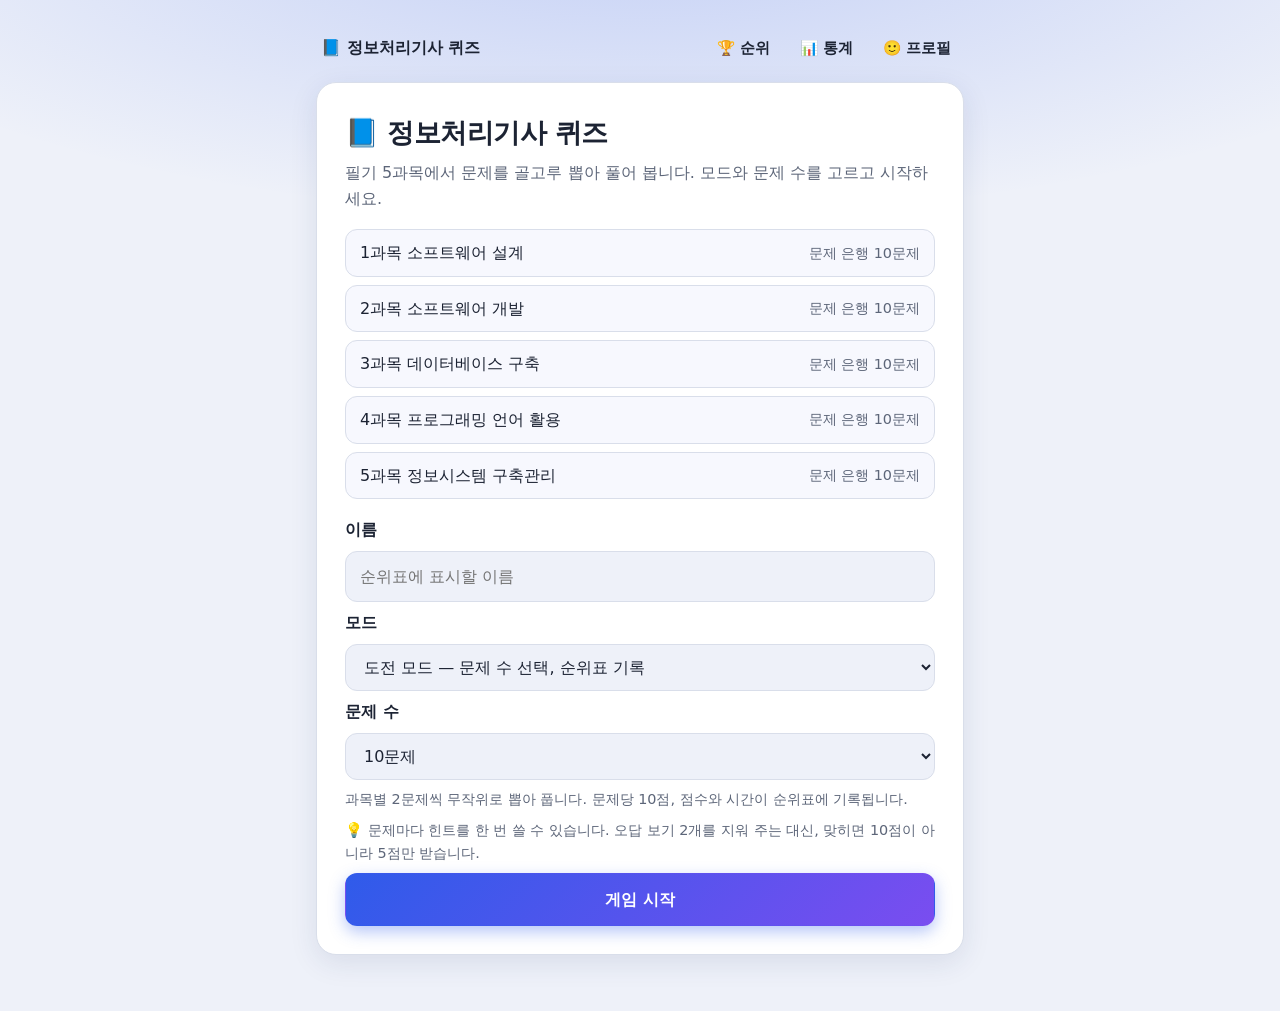
<file: Study-03/index.html>
<!DOCTYPE html>
<html lang="ko">
<head>
  <meta charset="UTF-8">
  <meta name="viewport" content="width=device-width, initial-scale=1">
  <title>정보처리기사 퀴즈</title>
  <link rel="stylesheet" href="css/style.css">
</head>
<body>
  <main class="app">
    <!-- 상단 메뉴 (퀴즈 푸는 중에는 숨김) -->
    <header id="topbar" class="topbar">
      <button type="button" class="brand" data-go="start">📘 정보처리기사 퀴즈</button>
      <nav class="nav" aria-label="메뉴">
        <button type="button" class="nav-btn" data-go="ranking">🏆 순위</button>
        <button type="button" class="nav-btn" data-go="stats">📊 통계</button>
        <button type="button" class="nav-btn" data-go="profile"><span id="nav-avatar">🙂</span> <span id="nav-name">프로필</span></button>
      </nav>
    </header>

    <!-- 시작 화면 -->
    <section id="screen-start" class="screen">
      <h1>📘 정보처리기사 퀴즈</h1>
      <p class="lead">필기 5과목에서 문제를 골고루 뽑아 풀어 봅니다. 모드와 문제 수를 고르고 시작하세요.</p>
      <ul class="cat-list" id="cat-list"></ul>
      <form id="start-form" class="start-form">
        <label for="player-name">이름</label>
        <input id="player-name" type="text" maxlength="12" placeholder="순위표에 표시할 이름" autocomplete="off">
        <label for="mode">모드</label>
        <select id="mode"></select>
        <label for="count" id="count-label">문제 수</label>
        <select id="count"></select>
        <p id="mode-hint" class="hint"></p>
        <p class="hint">💡 문제마다 힌트를 한 번 쓸 수 있습니다. 오답 보기 2개를 지워 주는 대신, 맞히면 10점이 아니라 5점만 받습니다.</p>
        <button type="submit" class="btn primary">게임 시작</button>
      </form>
    </section>

    <!-- 퀴즈 화면 -->
    <section id="screen-quiz" class="screen" hidden>
      <div class="quiz-head">
        <span id="quiz-progress">1 / 10</span>
        <span class="badges">
          <span id="quiz-category" class="badge"></span>
          <span id="quiz-difficulty" class="badge level"></span>
        </span>
        <span id="quiz-time" class="muted" aria-label="경과 시간">0초</span>
        <span id="quiz-score">0점</span>
      </div>
      <div class="bar"><div id="quiz-bar" class="bar-fill"></div></div>
      <div id="speed-wrap" class="speed" hidden>
        <div class="bar speed-bar"><div id="speed-bar" class="bar-fill"></div></div>
        <span id="speed-left" class="speed-left" aria-live="off">15초</span>
      </div>
      <h2 id="quiz-question" class="question"></h2>
      <pre id="quiz-code" class="code" hidden></pre>
      <ul id="quiz-choices" class="choices"></ul>
      <button id="btn-hint" type="button" class="btn hint-btn">💡 힌트 — 보기 2개 지우기 (맞히면 5점)</button>
      <div id="quiz-feedback" class="feedback" role="status" aria-live="polite" hidden>
        <strong id="feedback-title"></strong>
        <p id="feedback-text"></p>
      </div>
      <button id="btn-next" class="btn primary" hidden>다음 문제</button>
    </section>

    <!-- 결과 화면 -->
    <section id="screen-result" class="screen" hidden>
      <h1 id="result-title">결과</h1>
      <p id="result-summary" class="big"></p>
      <ul id="result-chips" class="chips"></ul>
      <h2>과목별 정답</h2>
      <ul id="result-cats" class="cat-list"></ul>
      <h2>틀린 문제</h2>
      <ul id="result-wrong" class="wrong-list"></ul>
      <div id="ranking-section">
        <h2 id="ranking-result-title">순위표</h2>
        <ol id="ranking-result" class="ranking"></ol>
      </div>
      <button id="btn-retry-wrong" class="btn" hidden>틀린 문제만 다시 풀기</button>
      <div class="row">
        <button id="btn-show-ranking" class="btn">🏆 순위 확인</button>
        <button id="btn-show-stats" class="btn">📊 내 통계</button>
      </div>
      <button id="btn-retry" class="btn primary">다시 도전</button>
    </section>

    <!-- 순위표(리더보드) 화면 -->
    <section id="screen-ranking" class="screen" hidden>
      <h1>🏆 순위표</h1>
      <p class="lead">모드와 문제 수가 같은 기록끼리 비교합니다. 점수가 같으면 시간이 짧은 순입니다.</p>
      <div class="filters">
        <label>모드
          <select id="rank-mode">
            <option value="challenge">도전 모드</option>
            <option value="speed">스피드 퀴즈</option>
          </select>
        </label>
        <label>문제 수 <select id="rank-count"></select></label>
      </div>
      <ol id="ranking-board" class="ranking"></ol>
      <button id="btn-reset-rank" type="button" class="btn link">순위표 전체 초기화</button>
    </section>

    <!-- 통계 대시보드 화면 -->
    <section id="screen-stats" class="screen" hidden>
      <h1 id="stats-title">📊 내 통계</h1>
      <p id="stats-lead" class="lead"></p>
      <div id="stats-empty" class="empty-box" hidden>아직 플레이 기록이 없습니다. 퀴즈를 한 번 풀어 보세요.</div>
      <div id="stats-body">
        <div id="stats-tiles" class="tiles"></div>
        <p id="stats-goal" class="goal"></p>
        <h2>과목별 누적 정답률</h2>
        <ul id="stats-cats" class="cat-list"></ul>
        <h2>난이도별 정답률</h2>
        <ul id="stats-diff" class="cat-list"></ul>
        <h2>자주 틀린 문제</h2>
        <ul id="stats-wrong" class="wrong-list"></ul>
        <h2>최근 기록</h2>
        <ul id="stats-recent" class="recent"></ul>
      </div>
      <div class="row">
        <button id="btn-export" type="button" class="btn">⬇️ 기록 내보내기 (JSON)</button>
        <button id="btn-clear-history" type="button" class="btn">내 기록 삭제</button>
      </div>
      <p class="hint">내보낸 JSON 파일을 <code>data/results/</code> 폴더에 모으면 선생님 모드(<code>/teacher-dashboard</code>)가 반 전체 보고서를 만듭니다.</p>
    </section>

    <!-- 프로필 화면 -->
    <section id="screen-profile" class="screen" hidden>
      <h1>🙂 프로필</h1>
      <p class="lead">이름은 순위표와 통계에 쓰입니다. 통계는 이 브라우저에서 같은 이름으로 푼 기록을 모아 보여 줍니다.</p>
      <form id="profile-form" class="start-form">
        <label for="profile-name">이름</label>
        <input id="profile-name" type="text" maxlength="12" placeholder="이름" autocomplete="off">
        <fieldset class="avatars">
          <legend>아바타</legend>
          <div id="avatar-list" class="avatar-list"></div>
        </fieldset>
        <label for="profile-goal">목표 정답률</label>
        <select id="profile-goal">
          <option value="60">60% (필기 평균 합격선)</option>
          <option value="70">70%</option>
          <option value="80">80%</option>
          <option value="90">90%</option>
        </select>
        <button type="submit" class="btn primary">저장</button>
        <p id="profile-saved" class="hint" role="status" aria-live="polite"></p>
      </form>
    </section>
  </main>

  <script src="js/questions.js"></script>
  <script src="js/quiz-core.js"></script>
  <script src="js/app.js"></script>
</body>
</html>
</file>
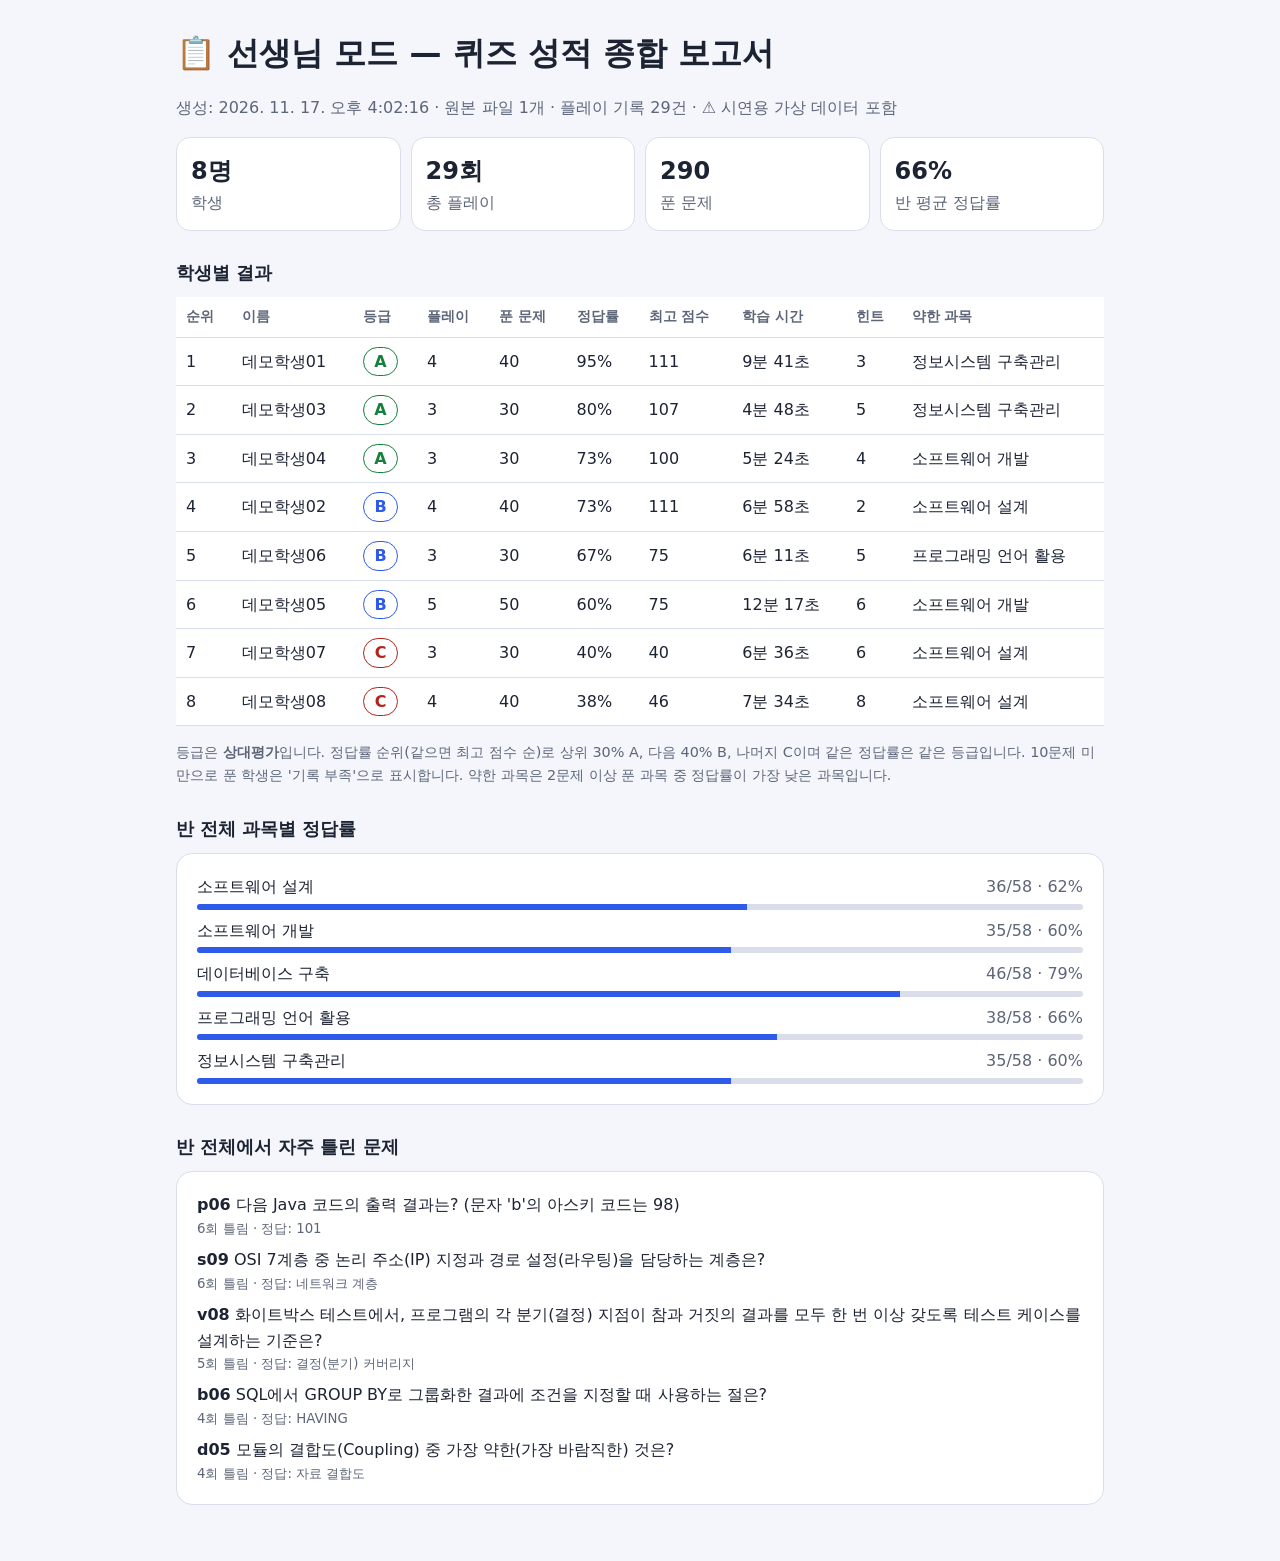
<file: Study-03/teacher_report.html>
<!DOCTYPE html>
<html lang="ko">
<head>
<meta charset="UTF-8">
<meta name="viewport" content="width=device-width, initial-scale=1">
<title>선생님 모드 보고서</title>
<style>
  :root { --bg:#f4f6fb; --card:#fff; --text:#1c2333; --muted:#5d6679; --line:#d9deea; --accent:#2f5bea; }
  @media (prefers-color-scheme: dark) { :root { --bg:#12151d; --card:#1b2030; --text:#e8ebf4; --muted:#a0a8bd; --line:#32394f; --accent:#7b9bff; } }
  * { box-sizing: border-box; }
  body { margin:0; background:var(--bg); color:var(--text); font-family:"Malgun Gothic","Apple SD Gothic Neo",system-ui,sans-serif; line-height:1.6; }
  main { max-width:960px; margin:0 auto; padding:28px 16px 56px; }
  h1 { margin:0 0 4px; } h2 { margin:28px 0 10px; font-size:1.1rem; }
  .muted, small { color:var(--muted); }
  .card { background:var(--card); border:1px solid var(--line); border-radius:16px; padding:20px; }
  .tiles { display:grid; grid-template-columns:repeat(auto-fit,minmax(150px,1fr)); gap:10px; margin-top:16px; }
  .tile { background:var(--card); border:1px solid var(--line); border-radius:14px; padding:14px; }
  .tile b { display:block; font-size:1.5rem; }
  ul { list-style:none; padding:0; margin:0; display:grid; gap:8px; }
  .cats li { display:flex; flex-wrap:wrap; justify-content:space-between; gap:4px 12px; }
  .bar { flex-basis:100%; height:6px; background:var(--line); border-radius:3px; overflow:hidden; display:block; }
  .bar b { display:block; height:100%; background:var(--accent); }
  .missed li small { display:block; }
  .table-wrap { overflow-x:auto; }
  table { width:100%; border-collapse:collapse; background:var(--card); font-variant-numeric:tabular-nums; }
  th, td { padding:9px 10px; border-bottom:1px solid var(--line); text-align:left; white-space:nowrap; }
  th { font-size:.85rem; color:var(--muted); }
  .g { display:inline-block; min-width:2.2em; text-align:center; padding:1px 8px; border-radius:999px; font-weight:700; border:1px solid var(--line); }
  .g-A { color:#17803d; border-color:#17803d; } .g-B { color:var(--accent); border-color:var(--accent); } .g-C { color:#b42318; border-color:#b42318; }
  .note { font-size:.9rem; color:var(--muted); }
</style>
</head>
<body>
<main>
  <h1>📋 선생님 모드 — 퀴즈 성적 종합 보고서</h1>
  <p class="muted">생성: 2026. 11. 17. 오후 4:02:16 · 원본 파일 1개 · 플레이 기록 29건 · ⚠ 시연용 가상 데이터 포함</p>
  <div class="tiles">
    <div class="tile"><b>8명</b><span class="muted">학생</span></div>
    <div class="tile"><b>29회</b><span class="muted">총 플레이</span></div>
    <div class="tile"><b>290</b><span class="muted">푼 문제</span></div>
    <div class="tile"><b>66%</b><span class="muted">반 평균 정답률</span></div>
  </div>
  <h2>학생별 결과</h2>
  <div class="table-wrap"><table>
    <thead><tr><th>순위</th><th>이름</th><th>등급</th><th>플레이</th><th>푼 문제</th><th>정답률</th><th>최고 점수</th><th>학습 시간</th><th>힌트</th><th>약한 과목</th></tr></thead>
    <tbody><tr>
      <td>1</td><td>데모학생01</td><td><span class="g g-A">A</span></td>
      <td>4</td><td>40</td><td>95%</td><td>111</td>
      <td>9분 41초</td><td>3</td><td>정보시스템 구축관리</td></tr><tr>
      <td>2</td><td>데모학생03</td><td><span class="g g-A">A</span></td>
      <td>3</td><td>30</td><td>80%</td><td>107</td>
      <td>4분 48초</td><td>5</td><td>정보시스템 구축관리</td></tr><tr>
      <td>3</td><td>데모학생04</td><td><span class="g g-A">A</span></td>
      <td>3</td><td>30</td><td>73%</td><td>100</td>
      <td>5분 24초</td><td>4</td><td>소프트웨어 개발</td></tr><tr>
      <td>4</td><td>데모학생02</td><td><span class="g g-B">B</span></td>
      <td>4</td><td>40</td><td>73%</td><td>111</td>
      <td>6분 58초</td><td>2</td><td>소프트웨어 설계</td></tr><tr>
      <td>5</td><td>데모학생06</td><td><span class="g g-B">B</span></td>
      <td>3</td><td>30</td><td>67%</td><td>75</td>
      <td>6분 11초</td><td>5</td><td>프로그래밍 언어 활용</td></tr><tr>
      <td>6</td><td>데모학생05</td><td><span class="g g-B">B</span></td>
      <td>5</td><td>50</td><td>60%</td><td>75</td>
      <td>12분 17초</td><td>6</td><td>소프트웨어 개발</td></tr><tr>
      <td>7</td><td>데모학생07</td><td><span class="g g-C">C</span></td>
      <td>3</td><td>30</td><td>40%</td><td>40</td>
      <td>6분 36초</td><td>6</td><td>소프트웨어 설계</td></tr><tr>
      <td>8</td><td>데모학생08</td><td><span class="g g-C">C</span></td>
      <td>4</td><td>40</td><td>38%</td><td>46</td>
      <td>7분 34초</td><td>8</td><td>소프트웨어 설계</td></tr></tbody>
  </table></div>
  <p class="note">등급은 <b>상대평가</b>입니다. 정답률 순위(같으면 최고 점수 순)로 상위 30% A, 다음 40% B, 나머지 C이며 같은 정답률은 같은 등급입니다. 10문제 미만으로 푼 학생은 '기록 부족'으로 표시합니다. 약한 과목은 2문제 이상 푼 과목 중 정답률이 가장 낮은 과목입니다.</p>
  <h2>반 전체 과목별 정답률</h2>
  <div class="card"><ul class="cats"><li><span>소프트웨어 설계</span><span class="muted">36/58 · 62%</span><i class="bar"><b style="width:62.1%"></b></i></li><li><span>소프트웨어 개발</span><span class="muted">35/58 · 60%</span><i class="bar"><b style="width:60.3%"></b></i></li><li><span>데이터베이스 구축</span><span class="muted">46/58 · 79%</span><i class="bar"><b style="width:79.3%"></b></i></li><li><span>프로그래밍 언어 활용</span><span class="muted">38/58 · 66%</span><i class="bar"><b style="width:65.5%"></b></i></li><li><span>정보시스템 구축관리</span><span class="muted">35/58 · 60%</span><i class="bar"><b style="width:60.3%"></b></i></li></ul></div>
  <h2>반 전체에서 자주 틀린 문제</h2>
  <div class="card"><ul class="missed"><li><b>p06</b> 다음 Java 코드의 출력 결과는? (문자 &#39;b&#39;의 아스키 코드는 98)<small>6회 틀림 · 정답: 101</small></li><li><b>s09</b> OSI 7계층 중 논리 주소(IP) 지정과 경로 설정(라우팅)을 담당하는 계층은?<small>6회 틀림 · 정답: 네트워크 계층</small></li><li><b>v08</b> 화이트박스 테스트에서, 프로그램의 각 분기(결정) 지점이 참과 거짓의 결과를 모두 한 번 이상 갖도록 테스트 케이스를 설계하는 기준은?<small>5회 틀림 · 정답: 결정(분기) 커버리지</small></li><li><b>b06</b> SQL에서 GROUP BY로 그룹화한 결과에 조건을 지정할 때 사용하는 절은?<small>4회 틀림 · 정답: HAVING</small></li><li><b>d05</b> 모듈의 결합도(Coupling) 중 가장 약한(가장 바람직한) 것은?<small>4회 틀림 · 정답: 자료 결합도</small></li></ul></div>
</main>
</body>
</html>
</file>
<file: Study-03/css/style.css>
:root {
  --bg: #eef1f9;
  --card: #ffffff;
  --text: #1c2333;
  --muted: #5d6679;
  --line: #d9deea;
  --accent: #2f5bea;
  --accent-2: #7a4df0;
  --accent-text: #ffffff;
  --ok: #17803d;
  --ok-bg: #e4f6ea;
  --bad: #b42318;
  --bad-bg: #fde9e7;
  --shadow: 0 8px 28px rgba(30, 45, 100, .10);
}
@media (prefers-color-scheme: dark) {
  :root {
    --bg: #0e1118;
    --card: #1b2030;
    --text: #e8ebf4;
    --muted: #a0a8bd;
    --line: #32394f;
    --accent: #7b9bff;
    --accent-2: #a98bff;
    --accent-text: #0d1226;
    --ok: #62d68a;
    --ok-bg: #16301f;
    --bad: #ff8f84;
    --bad-bg: #3a1c19;
    --shadow: 0 8px 28px rgba(0, 0, 0, .4);
  }
}

* { box-sizing: border-box; }
body {
  margin: 0;
  min-height: 100vh;
  background: var(--bg);
  background-image: radial-gradient(900px 300px at 50% -80px, color-mix(in srgb, var(--accent) 22%, transparent), transparent);
  background-repeat: no-repeat;
  color: var(--text);
  font-family: "Pretendard", "Malgun Gothic", "Apple SD Gothic Neo", system-ui, sans-serif;
  line-height: 1.6;
}
.app { max-width: 680px; margin: 0 auto; padding: 28px 16px 56px; }
.screen {
  background: var(--card);
  border: 1px solid var(--line);
  border-radius: 20px;
  padding: 28px;
  box-shadow: var(--shadow);
  animation: rise .35s ease;
}
@keyframes rise { from { opacity: 0; transform: translateY(8px); } to { opacity: 1; transform: none; } }
[hidden] { display: none !important; }
h1 { margin: 0 0 6px; font-size: 1.7rem; letter-spacing: -.02em; }
h2 { margin: 28px 0 10px; font-size: 1.05rem; }
.lead { margin: 0 0 18px; color: var(--muted); }

.cat-list { list-style: none; padding: 0; margin: 0 0 18px; display: grid; gap: 8px; }
.cat-list li {
  display: flex; justify-content: space-between; align-items: center; flex-wrap: wrap; gap: 4px 12px;
  padding: 10px 14px; border: 1px solid var(--line); border-radius: 12px;
  background: color-mix(in srgb, var(--accent) 4%, var(--card));
}
.cat-list .muted { color: var(--muted); font-size: .9rem; }
.mini-bar { flex-basis: 100%; height: 6px; border-radius: 3px; background: var(--line); overflow: hidden; position: relative; }
.mini-bar::after {
  content: ""; position: absolute; inset: 0 auto 0 0; width: var(--pct);
  background: linear-gradient(90deg, var(--accent), var(--accent-2)); border-radius: 3px;
}

.start-form { display: grid; gap: 8px; }
.start-form label { font-weight: 600; }
.start-form input, .start-form select {
  padding: 12px 14px; font: inherit; color: inherit; background: var(--bg);
  border: 1px solid var(--line); border-radius: 12px;
}

.btn {
  font: inherit; font-weight: 700; cursor: pointer;
  padding: 13px 18px; border-radius: 12px; border: 1px solid var(--line);
  background: var(--card); color: var(--text);
  transition: transform .12s, filter .12s;
}
.btn:hover { transform: translateY(-1px); }
.btn:active { transform: none; }
.btn.primary {
  background: linear-gradient(135deg, var(--accent), var(--accent-2));
  color: var(--accent-text); border-color: transparent;
  box-shadow: 0 6px 16px color-mix(in srgb, var(--accent) 35%, transparent);
}
.btn.primary:hover { filter: brightness(1.06); }
.btn:focus-visible, .choice:focus-visible, input:focus-visible, select:focus-visible, .link:focus-visible { outline: 3px solid var(--accent); outline-offset: 2px; }
#btn-next, #btn-retry, #btn-retry-wrong { margin-top: 18px; width: 100%; }

.quiz-head { display: flex; justify-content: space-between; align-items: center; gap: 8px; font-weight: 700; }
#quiz-score { color: var(--accent); }
.badge {
  padding: 3px 12px; border-radius: 999px; font-size: .85rem;
  background: color-mix(in srgb, var(--accent) 12%, transparent); color: var(--accent);
}
.bar { height: 8px; background: var(--line); border-radius: 4px; margin: 12px 0 4px; overflow: hidden; }
.bar-fill { height: 100%; width: 0; background: linear-gradient(90deg, var(--accent), var(--accent-2)); border-radius: 4px; transition: width .35s; }
.question { margin: 22px 0 14px; font-size: 1.2rem; line-height: 1.5; }
.code {
  margin: 0 0 14px; padding: 14px 16px; overflow-x: auto;
  background: var(--bg); border: 1px solid var(--line); border-left: 4px solid var(--accent); border-radius: 10px;
  font: .9rem/1.55 Consolas, "D2Coding", monospace;
}

.choices { list-style: none; padding: 0; margin: 0; display: grid; gap: 10px; }
.choice {
  width: 100%; text-align: left; font: inherit; color: inherit; cursor: pointer;
  padding: 13px 14px; border-radius: 12px; border: 1.5px solid var(--line); background: var(--card);
  display: flex; align-items: center; gap: 12px;
  transition: border-color .12s, transform .12s, background .12s;
}
.choice:hover:not(:disabled) { border-color: var(--accent); transform: translateX(3px); background: color-mix(in srgb, var(--accent) 5%, var(--card)); }
.choice .no {
  flex: none; width: 28px; height: 28px; display: grid; place-items: center;
  border-radius: 50%; font-size: .85rem; font-weight: 700; color: var(--muted);
  background: var(--bg); border: 1px solid var(--line);
}
.choice:disabled { cursor: default; }
/* 색만으로 구분하지 않도록 ✔/✖ 표시를 함께 붙인다 */
.choice.correct { background: var(--ok-bg); border-color: var(--ok); }
.choice.correct .no { background: var(--ok); color: var(--bg); border-color: var(--ok); }
.choice.correct::after { content: "✔ 정답"; margin-left: auto; color: var(--ok); font-weight: 700; white-space: nowrap; }
.choice.wrong { background: var(--bad-bg); border-color: var(--bad); animation: shake .3s; }
.choice.wrong .no { background: var(--bad); color: var(--bg); border-color: var(--bad); }
.choice.wrong::after { content: "✖ 내가 고른 답"; margin-left: auto; color: var(--bad); font-weight: 700; white-space: nowrap; }
@keyframes shake { 25% { transform: translateX(-5px); } 75% { transform: translateX(5px); } }

.feedback { margin-top: 18px; padding: 14px 16px; border-radius: 12px; border-left: 4px solid currentColor; animation: rise .25s ease; }
.feedback.ok { background: var(--ok-bg); color: var(--ok); }
.feedback.bad { background: var(--bad-bg); color: var(--bad); }
.feedback p { margin: 4px 0 0; color: var(--text); }

.big {
  font-size: 1.15rem; font-weight: 700; margin: 12px 0; padding: 16px 18px; border-radius: 14px;
  background: color-mix(in srgb, var(--accent) 10%, var(--card)); border: 1px solid color-mix(in srgb, var(--accent) 30%, var(--line));
}
.wrong-list { padding: 0; list-style: none; margin: 0; display: grid; gap: 10px; }
.wrong-list li { padding: 12px 14px; border: 1px solid var(--line); border-left: 4px solid var(--bad); border-radius: 10px; }
.wrong-list .ans { color: var(--ok); font-weight: 600; }
.wrong-list small { color: var(--muted); display: block; margin-top: 4px; }

.ranking { list-style: none; padding: 0; margin: 0; display: grid; gap: 6px; counter-reset: rank; }
.ranking li {
  counter-increment: rank;
  display: grid; grid-template-columns: 32px 1fr auto; align-items: center; gap: 0 10px;
  padding: 8px 12px; border: 1px solid var(--line); border-radius: 12px;
}
.ranking li::before {
  content: counter(rank); grid-row: span 2; width: 28px; height: 28px; display: grid; place-items: center;
  border-radius: 50%; font-size: .85rem; font-weight: 700; background: var(--bg); color: var(--muted);
}
.ranking li:nth-child(1)::before { content: "🥇"; background: none; font-size: 1.3rem; }
.ranking li:nth-child(2)::before { content: "🥈"; background: none; font-size: 1.3rem; }
.ranking li:nth-child(3)::before { content: "🥉"; background: none; font-size: 1.3rem; }
.ranking .name { font-weight: 600; overflow-wrap: anywhere; }
.ranking .score { font-weight: 700; color: var(--accent); }
.ranking .meta { grid-column: 2 / 4; color: var(--muted); font-size: .85rem; }
.ranking li.me { border-color: var(--accent); background: color-mix(in srgb, var(--accent) 8%, var(--card)); }
.ranking li.empty { display: block; color: var(--muted); border-style: dashed; text-align: center; }
.ranking li.empty::before { content: none; }

@media (max-width: 480px) {
  .screen { padding: 20px 16px; border-radius: 16px; }
  .choice.correct::after, .choice.wrong::after { white-space: normal; text-align: right; font-size: .85rem; }
}
@media (prefers-reduced-motion: reduce) {
  *, *::before, *::after { animation: none !important; transition: none !important; }
}

.hint { margin: 0; color: var(--muted); font-size: .9rem; }
.muted { color: var(--muted); font-weight: 400; font-size: .9rem; }
.btn.link { margin-top: 12px; padding: 6px 4px; border: 0; background: none; color: var(--muted); font-weight: 500; text-decoration: underline; }
.btn.link:hover { transform: none; color: var(--bad); }
.start-form select { appearance: auto; }

/* ───── 상단 메뉴 ───── */
.topbar { display: flex; justify-content: space-between; align-items: center; gap: 8px; flex-wrap: wrap; margin-bottom: 14px; }
.brand, .nav-btn {
  font: inherit; color: var(--text); background: none; border: 1px solid transparent; cursor: pointer;
  padding: 6px 12px; border-radius: 999px;
}
.brand { font-weight: 800; padding-left: 4px; }
.nav { display: flex; gap: 4px; flex-wrap: wrap; }
.nav-btn { font-weight: 600; font-size: .92rem; }
.nav-btn:hover, .brand:hover { background: color-mix(in srgb, var(--accent) 8%, transparent); }
.nav-btn.active { background: var(--card); border-color: var(--line); color: var(--accent); box-shadow: var(--shadow); }
.brand:focus-visible, .nav-btn:focus-visible { outline: 3px solid var(--accent); outline-offset: 2px; }
#nav-name { max-width: 8em; overflow: hidden; text-overflow: ellipsis; white-space: nowrap; display: inline-block; vertical-align: bottom; }

/* ───── 퀴즈: 난이도·스피드·힌트 ───── */
.quiz-head { flex-wrap: wrap; }
.badges { display: inline-flex; gap: 6px; flex-wrap: wrap; }
.badge.level[data-level="1"] { background: var(--ok-bg); color: var(--ok); }
.badge.level[data-level="3"] { background: var(--bad-bg); color: var(--bad); }
.speed { display: flex; align-items: center; gap: 10px; margin-top: 6px; }
.speed .speed-bar { flex: 1; margin: 0; }
.speed-bar .bar-fill { transition: width .1s linear; }
.speed-left { font-weight: 800; min-width: 3.2em; text-align: right; font-variant-numeric: tabular-nums; }
.speed.urgent .bar-fill { background: var(--bad); }
.speed.urgent .speed-left { color: var(--bad); }
.hint-btn { margin-top: 12px; width: 100%; border-style: dashed; color: var(--muted); font-weight: 600; }
.hint-btn:disabled { cursor: default; opacity: .55; transform: none; }
.choice.removed { opacity: .35; text-decoration: line-through; }
.choice.removed::after { content: "힌트로 제외"; margin-left: auto; font-size: .8rem; color: var(--muted); text-decoration: none; }

/* ───── 결과·통계 ───── */
.chips { list-style: none; padding: 0; margin: 0 0 6px; display: flex; flex-wrap: wrap; gap: 6px; }
.chip { padding: 3px 12px; border-radius: 999px; border: 1px solid var(--line); font-size: .88rem; color: var(--muted); }
.row { display: grid; grid-template-columns: 1fr 1fr; gap: 10px; margin-top: 18px; }
.row + #btn-retry { margin-top: 10px; }
.filters { display: flex; gap: 12px; flex-wrap: wrap; margin-bottom: 14px; }
.filters label { display: grid; gap: 4px; font-weight: 600; font-size: .9rem; }
.filters select {
  padding: 9px 12px; font: inherit; color: inherit; background: var(--bg);
  border: 1px solid var(--line); border-radius: 10px;
}
.tiles { display: grid; grid-template-columns: repeat(3, 1fr); gap: 10px; }
.tile {
  display: grid; gap: 2px; padding: 14px; border-radius: 14px; border: 1px solid var(--line);
  background: color-mix(in srgb, var(--accent) 5%, var(--card));
}
.tile-value { font-size: 1.35rem; font-weight: 800; letter-spacing: -.02em; font-variant-numeric: tabular-nums; }
.tile-label { color: var(--muted); font-size: .85rem; }
.goal { margin: 14px 0 0; padding: 12px 14px; border-radius: 12px; background: var(--bg); font-weight: 600; }
.recent { list-style: none; padding: 0; margin: 0; display: grid; gap: 6px; }
.recent li {
  display: grid; grid-template-columns: 6.5em 1fr auto; gap: 8px; align-items: center;
  padding: 8px 12px; border: 1px solid var(--line); border-radius: 10px; font-size: .92rem;
}
.recent-mode { font-weight: 700; color: var(--accent); }
.empty-box { padding: 24px; border: 1px dashed var(--line); border-radius: 14px; text-align: center; color: var(--muted); }
.hint code { font-size: .85em; padding: 1px 5px; border-radius: 5px; background: var(--bg); }
.btn:disabled { opacity: .5; cursor: default; transform: none; }

/* ───── 프로필 ───── */
.avatars { border: 0; padding: 0; margin: 4px 0; }
.avatars legend { font-weight: 600; margin-bottom: 6px; padding: 0; }
.avatar-list { display: flex; flex-wrap: wrap; gap: 8px; }
.avatar { position: relative; cursor: pointer; }
.avatar input { position: absolute; opacity: 0; inset: 0; margin: 0; cursor: pointer; }
.avatar span {
  display: grid; place-items: center; width: 48px; height: 48px; font-size: 1.5rem;
  border-radius: 14px; border: 1.5px solid var(--line); background: var(--bg);
}
.avatar input:checked + span { border-color: var(--accent); background: color-mix(in srgb, var(--accent) 14%, var(--card)); }
.avatar input:focus-visible + span { outline: 3px solid var(--accent); outline-offset: 2px; }

@media (max-width: 480px) {
  .tiles { grid-template-columns: repeat(2, 1fr); }
  .recent li { grid-template-columns: 1fr auto; }
  .recent li .muted { grid-column: 1 / -1; }
  .nav-btn { padding: 6px 9px; }
}
</file>
